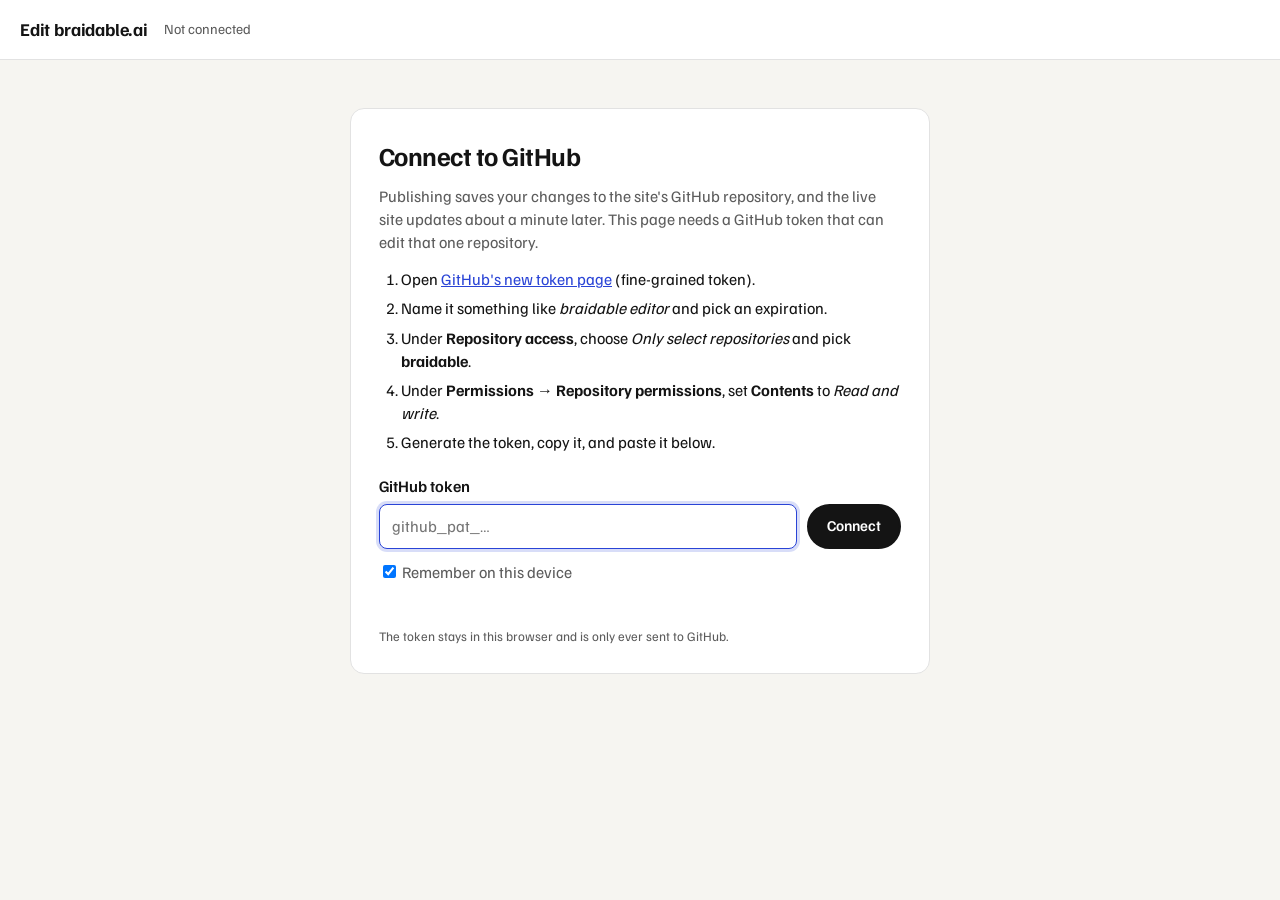
<file: edit.html>
<!doctype html>
<html lang="en">
<head>
<meta charset="UTF-8" />
<meta name="viewport" content="width=device-width, initial-scale=1.0" />
<meta name="robots" content="noindex, nofollow" />
<title>Edit braidable.ai</title>
<link rel="icon" href="favicon.png?v=2" type="image/png" />
<style>
@font-face {
  font-family: "Familjen Grotesk";
  font-weight: 400 700;
  font-display: swap;
  src: url("fonts/familjen-grotesk-latin-wght-normal.woff2") format("woff2");
}
:root {
  --orange: #e68019;
  --blue: #2a44d6;
  --ink: #141414;
  --muted: #5c5c5c;
  --line: #e2e2e2;
  --bg: #f6f5f1;
  --paper: #ffffff;
  --ok: #1d7a3e;
  --bad: #b3261e;
}
* { box-sizing: border-box; }
html, body { height: 100%; }
body {
  margin: 0;
  background: var(--bg);
  color: var(--ink);
  font: 16px/1.45 "Familjen Grotesk", "Helvetica Neue", Helvetica, Arial, sans-serif;
  -webkit-font-smoothing: antialiased;
}
button, input, textarea { font: inherit; color: inherit; }
a { color: var(--blue); }

/* Top bar */
.bar {
  position: sticky; top: 0; z-index: 3;
  display: flex; align-items: center; gap: 16px;
  height: 60px; padding: 0 20px;
  background: var(--paper); border-bottom: 1px solid var(--line);
}
.bar h1 { margin: 0; font-size: 18px; font-weight: 700; letter-spacing: -0.01em; white-space: nowrap; }
.bar .status { flex: 1; min-width: 0; font-size: 14px; color: var(--muted); overflow: hidden; text-overflow: ellipsis; white-space: nowrap; }
.status.ok { color: var(--ok); }
.status.bad { color: var(--bad); }
.status.dirty { color: var(--orange); }
.actions { display: flex; gap: 8px; align-items: center; }

.btn {
  display: inline-flex; align-items: center; justify-content: center;
  min-height: 40px; padding: 0 18px;
  border: 2px solid var(--ink); border-radius: 999px;
  background: var(--ink); color: var(--paper);
  font-size: 15px; font-weight: 600; text-decoration: none; cursor: pointer;
}
.btn:hover { background: var(--blue); border-color: var(--blue); }
.btn:disabled { opacity: 0.4; cursor: default; background: var(--ink); border-color: var(--ink); }
.btn-quiet { background: transparent; color: var(--ink); }
.btn-quiet:hover { background: var(--ink); color: var(--paper); border-color: var(--ink); }
.btn-quiet:disabled { background: transparent; }
.btn:focus-visible, input:focus-visible, textarea:focus-visible, .tab:focus-visible { outline: 3px solid var(--blue); outline-offset: 2px; }

/* Connect panel */
.connect { max-width: 620px; margin: 48px auto; padding: 0 20px; }
.card { background: var(--paper); border: 1px solid var(--line); border-radius: 14px; padding: 28px; }
.connect h2 { margin: 0 0 10px; font-size: 26px; letter-spacing: -0.02em; }
.connect p { margin: 0 0 14px; color: var(--muted); }
.connect ol { margin: 0 0 20px; padding-left: 22px; }
.connect li { margin-bottom: 6px; }
.connect label { display: block; font-weight: 600; margin-bottom: 6px; }
.connect .row { display: flex; gap: 10px; margin-top: 6px; }
.connect input[type=password] { flex: 1; min-width: 0; }
.check { display: flex; gap: 8px; align-items: center; margin-top: 12px; font-weight: 400 !important; color: var(--muted); }
.err { color: var(--bad); margin-top: 12px; min-height: 1.4em; }

input[type=text], input[type=password], textarea {
  width: 100%; padding: 10px 12px;
  border: 1px solid #cfcfcf; border-radius: 8px; background: var(--paper);
}
textarea { resize: none; overflow: hidden; line-height: 1.45; min-height: 44px; display: block; }
input:focus, textarea:focus { border-color: var(--blue); outline: none; box-shadow: 0 0 0 3px rgba(42, 68, 214, 0.18); }

/* Editor layout */
.editor { display: grid; grid-template-columns: minmax(340px, 460px) 1fr; height: calc(100vh - 60px); }
.fields { overflow-y: auto; padding: 20px 20px 80px; border-right: 1px solid var(--line); }
.preview { position: relative; background: #d9d9d9; }
.preview iframe { display: block; width: 100%; height: 100%; border: 0; background: var(--paper); }
.tabs { display: none; }

.group { margin-bottom: 28px; }
.group h2 {
  margin: 0 0 12px; padding-bottom: 6px;
  font-size: 13px; font-weight: 700; letter-spacing: 0.06em; text-transform: uppercase; color: var(--muted);
  border-bottom: 1px solid var(--line);
}
.field { margin-bottom: 14px; padding: 10px; margin-left: -10px; margin-right: -10px; border-radius: 10px; }
.field.active { background: #eef0fb; }
.field.changed > .label::after { content: "edited"; margin-left: 8px; padding: 1px 7px; border-radius: 999px; background: #fdebd6; color: #8a4a06; font-size: 11px; font-weight: 600; letter-spacing: 0.02em; }
.label { display: block; margin-bottom: 5px; font-size: 13px; font-weight: 600; }
.sub { display: grid; grid-template-columns: 1fr 1fr; gap: 8px; }
.sub span { display: block; font-size: 12px; color: var(--muted); margin-bottom: 3px; }
.hint { margin-top: 5px; font-size: 12px; color: var(--muted); }
.intro { margin: 0 0 22px; font-size: 14px; color: var(--muted); }

@media (max-width: 860px) {
  .bar { height: auto; min-height: 60px; flex-wrap: wrap; padding: 10px 16px; gap: 8px 12px; }
  .bar .status { order: 3; flex-basis: 100%; }
  .editor { display: block; height: auto; }
  .tabs { display: flex; gap: 6px; padding: 10px 16px 0; }
  .tab { flex: 1; padding: 9px; border: 1px solid var(--line); border-radius: 999px; background: var(--paper); font-weight: 600; cursor: pointer; }
  .tab[aria-selected=true] { background: var(--ink); color: var(--paper); border-color: var(--ink); }
  .fields { border-right: 0; padding: 16px 16px 60px; overflow: visible; }
  .preview { height: calc(100vh - 130px); }
  .editor[data-view=edit] .preview, .editor[data-view=preview] .fields { display: none; }
  .sub { grid-template-columns: 1fr; }
}
[hidden] { display: none !important; }
</style>
</head>
<body>
<header class="bar">
  <h1>Edit braidable.ai</h1>
  <div class="status" id="status" role="status" aria-live="polite"></div>
  <div class="actions" id="actions" hidden>
    <button class="btn btn-quiet" id="discard" disabled>Discard</button>
    <button class="btn" id="publish" disabled>Publish</button>
  </div>
</header>

<section class="connect" id="connect" hidden>
  <div class="card">
    <h2>Connect to GitHub</h2>
    <p>Publishing saves your changes to the site's GitHub repository, and the live site updates about a minute later. This page needs a GitHub token that can edit that one repository.</p>
    <ol>
      <li>Open <a href="https://github.com/settings/personal-access-tokens/new" target="_blank" rel="noopener">GitHub's new token page</a> (fine-grained token).</li>
      <li>Name it something like <em>braidable editor</em> and pick an expiration.</li>
      <li>Under <strong>Repository access</strong>, choose <em>Only select repositories</em> and pick <strong>braidable</strong>.</li>
      <li>Under <strong>Permissions → Repository permissions</strong>, set <strong>Contents</strong> to <em>Read and write</em>.</li>
      <li>Generate the token, copy it, and paste it below.</li>
    </ol>
    <form id="connect-form">
      <label for="token">GitHub token</label>
      <div class="row">
        <input type="password" id="token" autocomplete="off" spellcheck="false" placeholder="github_pat_…" required />
        <button class="btn" type="submit">Connect</button>
      </div>
      <label class="check"><input type="checkbox" id="remember" checked /> Remember on this device</label>
      <div class="err" id="connect-err"></div>
      <p style="margin:8px 0 0;font-size:13px">The token stays in this browser and is only ever sent to GitHub.</p>
    </form>
  </div>
</section>

<div class="editor" id="editor" data-view="edit" hidden>
  <div class="tabs" role="tablist">
    <button class="tab" role="tab" aria-selected="true" data-view="edit">Edit</button>
    <button class="tab" role="tab" aria-selected="false" data-view="preview">Preview</button>
  </div>
  <div class="fields" id="fields">
    <p class="intro">Click any text in the preview to jump to it, or edit the fields below. Nothing goes live until you press <strong>Publish</strong>. · <a href="/site.html" target="_blank" rel="noopener">View full site</a> · <a href="#" id="disconnect">Disconnect</a></p>
  </div>
  <div class="preview"><iframe id="frame" title="Page preview"></iframe></div>
</div>

<script>
(() => {
  const OWNER = 'noahdlee519', REPO = 'braidable', BRANCH = 'main', FILE = 'site.html';
  const API = `https://api.github.com/repos/${OWNER}/${REPO}/contents/${FILE}`;
  const KEY = 'braidable-editor-token';

  const $ = (id) => document.getElementById(id);
  const statusEl = $('status');
  let token = null, sha = null, originalHtml = '', doc = null, fields = [], dirty = new Set();

  function setStatus(text, kind = '') { statusEl.textContent = text; statusEl.className = 'status ' + kind; }

  // ---------- token storage ----------
  function readToken() { try { return localStorage.getItem(KEY) || sessionStorage.getItem(KEY); } catch { return null; } }
  function saveToken(t, remember) {
    try { (remember ? localStorage : sessionStorage).setItem(KEY, t); } catch {}
  }
  function clearToken() { try { localStorage.removeItem(KEY); sessionStorage.removeItem(KEY); } catch {} }

  // ---------- GitHub ----------
  function gh(url, opts = {}) {
    return fetch(url, {
      cache: 'no-store',
      ...opts,
      headers: { 'Accept': 'application/vnd.github+json', 'Authorization': `Bearer ${token}`, 'X-GitHub-Api-Version': '2022-11-28', ...(opts.headers || {}) },
    });
  }
  const b64ToText = (b64) => new TextDecoder().decode(Uint8Array.from(atob(b64.replace(/\s/g, '')), (c) => c.charCodeAt(0)));
  function textToB64(text) {
    const bytes = new TextEncoder().encode(text);
    let bin = '';
    for (let i = 0; i < bytes.length; i += 0x8000) bin += String.fromCharCode.apply(null, bytes.subarray(i, i + 0x8000));
    return btoa(bin);
  }

  async function load() {
    setStatus('Loading the current page from GitHub…');
    const res = await gh(`${API}?ref=${BRANCH}`);
    if (res.status === 401) throw new Error("GitHub didn't accept that token. It may be mistyped or expired.");
    if (res.status === 404) throw new Error(`That token can't see ${OWNER}/${REPO}. Check its repository access.`);
    if (!res.ok) throw new Error(`GitHub returned an error (${res.status}).`);
    const data = await res.json();
    sha = data.sha;
    originalHtml = b64ToText(data.content);
    build(originalHtml);
    setStatus('Up to date with the live version', 'ok');
  }

  async function publish() {
    if (!dirty.size) return;
    const btn = $('publish');
    btn.disabled = true; $('discard').disabled = true;
    setStatus('Publishing…');
    try {
      const html = serialize();
      const res = await gh(API, {
        method: 'PUT',
        headers: { 'Content-Type': 'application/json' },
        body: JSON.stringify({ message: 'Edit site text from the dashboard', content: textToB64(html), sha, branch: BRANCH }),
      });
      if (res.status === 409 || res.status === 422) {
        throw new Error('The page was changed somewhere else since you opened this editor. Copy any edits you need, then reload this page.');
      }
      if (res.status === 403 || res.status === 401) throw new Error("This token isn't allowed to save. Check that Contents is set to Read and write.");
      if (!res.ok) throw new Error(`GitHub returned an error (${res.status}).`);
      const data = await res.json();
      sha = data.content.sha;
      originalHtml = html;
      dirty.clear();
      document.querySelectorAll('.field.changed').forEach((f) => f.classList.remove('changed'));
      setStatus('Published. The live site updates in about a minute.', 'ok');
    } catch (e) {
      setStatus(e.message, 'bad');
    } finally {
      updateButtons();
    }
  }

  // ---------- reading the page ----------
  const TEXT_TAGS = new Set(['H1','H2','H3','H4','H5','H6','P','LI','SPAN','A','BUTTON','FIGCAPTION','LABEL','SMALL','STRONG','EM','DT','DD','BLOCKQUOTE','TD','TH','CITE']);

  function isPlainLink(n) { return n.nodeType === 1 && n.tagName === 'A' && [...n.childNodes].every((c) => c.nodeType === 3); }
  function isTextBlock(el) {
    if (!TEXT_TAGS.has(el.tagName) || !el.textContent.trim()) return false;
    for (const n of el.childNodes) {
      if (n.nodeType === 3 || n.nodeType === 8) continue;
      if (el.tagName !== 'A' && isPlainLink(n)) continue;
      return false;
    }
    return true;
  }
  const squash = (s) => s.replace(/\s+/g, ' ').trim();

  function groupName(el) {
    const sec = el.closest('header, footer, section');
    if (!sec) return 'Page';
    if (sec.tagName === 'HEADER') return 'Top bar';
    if (sec.tagName === 'FOOTER') return 'Footer';
    const lab = sec.getAttribute('aria-labelledby');
    const h = lab && sec.ownerDocument.getElementById(lab);
    if (h) return squash(h.textContent);
    if (sec.classList.contains('hero')) return 'Top of page';
    return sec.id || 'Section';
  }
  function labelFor(el) {
    switch (el.tagName) {
      case 'H1': return 'Main headline';
      case 'H2': return 'Section heading';
      case 'H3': case 'H4': return 'Title';
      case 'A': return el.classList.contains('btn') ? 'Button' : 'Link';
      case 'IMG': return el.closest('header') ? 'Logo description (read aloud by screen readers)' : 'Photo description (read aloud by screen readers)';
      case 'P': return el.classList.contains('lede') ? 'Intro paragraph' : 'Paragraph';
      default: return 'Text';
    }
  }

  function toMarkup(el) {
    return squash([...el.childNodes].map((n) =>
      n.nodeType === 3 ? n.textContent : n.nodeType === 1 ? `[${n.textContent}](${n.getAttribute('href') || ''})` : ''
    ).join(''));
  }
  function fromMarkup(el, value, linkTemplates) {
    const d = el.ownerDocument;
    el.textContent = '';
    const re = /\[([^\]]+)\]\(([^)\s]*)\)/g;
    let last = 0, m;
    while ((m = re.exec(value))) {
      if (m.index > last) el.appendChild(d.createTextNode(value.slice(last, m.index)));
      const a = d.createElement('a');
      a.setAttribute('href', m[2]);
      const tpl = linkTemplates.find((t) => t.href === m[2]);
      if (tpl) tpl.attrs.forEach(([k, v]) => a.setAttribute(k, v));
      else if (/^https?:|\.pdf$/i.test(m[2])) { a.setAttribute('target', '_blank'); a.setAttribute('rel', 'noopener'); }
      a.textContent = m[1];
      el.appendChild(a);
      last = re.lastIndex;
    }
    if (last < value.length) el.appendChild(d.createTextNode(value.slice(last)));
  }

  // ---------- building the editor ----------
  function build(html) {
    doc = new DOMParser().parseFromString(html, 'text/html');
    fields = [];
    dirty.clear();
    const container = $('fields');
    container.querySelectorAll('.group').forEach((g) => g.remove());

    let eid = 0;
    for (const el of doc.body.querySelectorAll('*')) {
      if (el.closest('svg') || el.closest('.skip')) continue;
      if (el.parentElement && el.parentElement.closest('[data-eid]')) continue;
      let kind = null;
      if (el.tagName === 'IMG' && el.getAttribute('alt')) kind = 'alt';
      else if (isTextBlock(el)) kind = el.tagName === 'A' ? 'link' : (el.querySelector('a') ? 'rich' : 'text');
      if (!kind) continue;
      el.setAttribute('data-eid', String(eid));
      fields.push({ id: String(eid), kind, group: groupName(el), label: labelFor(el),
        links: kind === 'rich' ? [...el.querySelectorAll('a')].map((a) => ({ href: a.getAttribute('href'), attrs: [...a.attributes].map((x) => [x.name, x.value]).filter(([k]) => k !== 'href') })) : null });
      eid++;
    }
    const head = [
      ['title', null, 'Browser tab title'],
      ['meta[name="description"]', 'content', 'Description shown in Google results'],
      ['meta[property="og:title"]', 'content', 'Title when the link is shared'],
      ['meta[property="og:description"]', 'content', 'Description when the link is shared'],
    ];
    for (const [sel, attr, label] of head) {
      const el = doc.head.querySelector(sel);
      if (el) fields.push({ id: 'h' + sel, kind: 'head', group: 'Search and sharing', label, el, attr });
    }

    const groups = new Map();
    for (const f of fields) {
      if (!groups.has(f.group)) {
        const g = document.createElement('section');
        g.className = 'group';
        g.innerHTML = '<h2></h2>';
        g.firstChild.textContent = f.group;
        container.appendChild(g);
        groups.set(f.group, g);
      }
      groups.get(f.group).appendChild(renderField(f));
    }
    renderPreview();
    requestAnimationFrame(() => document.querySelectorAll('#fields textarea').forEach(autosize));
    updateButtons();
  }

  const docEl = (f) => doc.querySelector(`[data-eid="${f.id}"]`);
  const frameEl = (f) => { const d = $('frame').contentDocument; return d && d.querySelector(`[data-eid="${f.id}"]`); };

  function apply(f, fn) {
    if (f.kind === 'head') { fn(f.el); }
    else { fn(docEl(f)); const p = frameEl(f); if (p) fn(p); }
    dirty.add(f.id);
    document.querySelector(`.field[data-fid="${CSS.escape(f.id)}"]`)?.classList.add('changed');
    setStatus('Unpublished changes', 'dirty');
    updateButtons();
  }

  function textarea(value, onInput) {
    const t = document.createElement('textarea');
    t.rows = 1; t.value = value; t.spellcheck = true;
    t.addEventListener('input', () => { autosize(t); onInput(t.value); });
    return t;
  }
  function input(value, onInput) {
    const i = document.createElement('input');
    i.type = 'text'; i.value = value; i.spellcheck = false;
    i.addEventListener('input', () => onInput(i.value));
    return i;
  }
  function autosize(t) { t.style.height = 'auto'; t.style.height = t.scrollHeight + 2 + 'px'; }

  function renderField(f) {
    const wrap = document.createElement('div');
    wrap.className = 'field';
    wrap.dataset.fid = f.id;
    const lab = document.createElement('label');
    lab.className = 'label';
    lab.textContent = f.label;
    wrap.appendChild(lab);
    const el = f.kind === 'head' ? f.el : docEl(f);

    if (f.kind === 'text') {
      wrap.appendChild(textarea(squash(el.textContent), (v) => apply(f, (e) => { e.textContent = v; })));
    } else if (f.kind === 'head') {
      const val = f.attr ? el.getAttribute(f.attr) : el.textContent;
      wrap.appendChild(textarea(squash(val || ''), (v) => apply(f, (e) => { f.attr ? e.setAttribute(f.attr, v) : (e.textContent = v); })));
    } else if (f.kind === 'alt') {
      wrap.appendChild(textarea(el.getAttribute('alt'), (v) => apply(f, (e) => e.setAttribute('alt', v))));
    } else if (f.kind === 'rich') {
      wrap.appendChild(textarea(toMarkup(el), (v) => apply(f, (e) => fromMarkup(e, v, f.links))));
      const h = document.createElement('div');
      h.className = 'hint';
      h.textContent = 'Links are written as [link text](address).';
      wrap.appendChild(h);
    } else if (f.kind === 'link') {
      const sub = document.createElement('div');
      sub.className = 'sub';
      const a = document.createElement('label'), b = document.createElement('label');
      a.innerHTML = '<span>Text</span>'; b.innerHTML = '<span>Goes to</span>';
      a.appendChild(input(squash(el.textContent), (v) => apply(f, (e) => { e.textContent = v; })));
      b.appendChild(input(el.getAttribute('href') || '', (v) => apply(f, (e) => e.setAttribute('href', v))));
      sub.append(a, b);
      wrap.appendChild(sub);
    }
    wrap.querySelectorAll('textarea, input').forEach((c) => {
      if (f.kind !== 'link') lab.htmlFor = c.id = 'f-' + f.id.replace(/[^\w-]/g, '_');
      c.addEventListener('focus', () => highlight(f.id, true));
    });
    return wrap;
  }

  // ---------- preview ----------
  const PREVIEW_CSS = `[data-eid]{cursor:text;transition:outline-color .15s}
[data-eid]:hover{outline:2px dashed rgba(42,68,214,.55);outline-offset:4px}
[data-eid].editing{outline:3px solid #2a44d6;outline-offset:4px}
html{scroll-behavior:auto}`;

  function renderPreview() {
    const frame = $('frame');
    const clone = doc.documentElement.cloneNode(true);
    const style = doc.createElement('style');
    style.textContent = PREVIEW_CSS;
    clone.querySelector('head').appendChild(style);
    clone.querySelectorAll('script').forEach((s) => s.remove());
    frame.onload = () => {
      const d = frame.contentDocument;
      d.addEventListener('click', (e) => {
        if (e.target.closest('a')) e.preventDefault();
        const t = e.target.closest('[data-eid]');
        if (t) focusField(t.dataset.eid);
      });
    };
    frame.srcdoc = '<!doctype html>\n' + clone.outerHTML;
  }

  function highlight(id, scroll) {
    document.querySelectorAll('.field.active').forEach((x) => x.classList.remove('active'));
    document.querySelector(`.field[data-fid="${CSS.escape(id)}"]`)?.classList.add('active');
    const d = $('frame').contentDocument;
    if (!d) return;
    d.querySelectorAll('.editing').forEach((x) => x.classList.remove('editing'));
    const el = d.querySelector(`[data-eid="${CSS.escape(id)}"]`);
    if (el) { el.classList.add('editing'); if (scroll) el.scrollIntoView({ block: 'center', behavior: 'smooth' }); }
  }
  function focusField(id) {
    const f = document.querySelector(`.field[data-fid="${CSS.escape(id)}"]`);
    if (!f) return;
    setView('edit');
    f.scrollIntoView({ block: 'center', behavior: 'smooth' });
    f.querySelector('textarea, input')?.focus({ preventScroll: true });
    highlight(id, false);
  }

  // ---------- saving ----------
  function serialize() {
    const clone = doc.documentElement.cloneNode(true);
    clone.querySelectorAll('[data-eid]').forEach((e) => e.removeAttribute('data-eid'));
    clone.querySelectorAll('.editing').forEach((e) => { e.classList.remove('editing'); if (!e.classList.length) e.removeAttribute('class'); });
    return toHtml(clone);
  }
  // The parser moves whitespace after </body> into <body>, so settle it to one fixed run each save.
  function toHtml(root) {
    const body = root.querySelector('body');
    while (body.lastChild && body.lastChild.nodeType === 3 && !body.lastChild.textContent.trim()) body.lastChild.remove();
    body.appendChild(root.ownerDocument.createTextNode('\n  '));
    return '<!doctype html>\n' + root.outerHTML + '\n';
  }

  window.__toHtml = toHtml;

  function updateButtons() {
    $('publish').disabled = !dirty.size;
    $('discard').disabled = !dirty.size;
  }

  function setView(v) {
    $('editor').dataset.view = v;
    document.querySelectorAll('.tab').forEach((t) => t.setAttribute('aria-selected', String(t.dataset.view === v)));
  }

  // ---------- wiring ----------
  function showConnect(msg = '') {
    $('connect').hidden = false; $('editor').hidden = true; $('actions').hidden = true;
    $('connect-err').textContent = msg;
    setStatus('Not connected');
    $('token').focus();
  }
  async function start() {
    $('connect').hidden = true; $('editor').hidden = false; $('actions').hidden = false;
    try { await load(); }
    catch (e) { clearToken(); token = null; showConnect(e.message); }
  }

  $('connect-form').addEventListener('submit', (e) => {
    e.preventDefault();
    token = $('token').value.trim();
    if (!token) return;
    saveToken(token, $('remember').checked);
    $('token').value = '';
    start();
  });
  $('publish').addEventListener('click', publish);
  $('discard').addEventListener('click', () => {
    if (!confirm('Throw away all unpublished changes?')) return;
    build(originalHtml);
    setStatus('Changes discarded', 'ok');
  });
  $('disconnect').addEventListener('click', (e) => {
    e.preventDefault();
    if (dirty.size && !confirm('You have unpublished changes. Disconnect anyway?')) return;
    clearToken(); token = null; dirty.clear();
    showConnect();
  });
  document.querySelectorAll('.tab').forEach((t) => t.addEventListener('click', () => setView(t.dataset.view)));
  window.addEventListener('beforeunload', (e) => { if (dirty.size) { e.preventDefault(); e.returnValue = ''; } });
  window.addEventListener('keydown', (e) => {
    if ((e.metaKey || e.ctrlKey) && e.key.toLowerCase() === 's') { e.preventDefault(); publish(); }
  });

  token = readToken();
  token ? start() : showConnect();
})();
</script>
</body>
</html>
</file>
